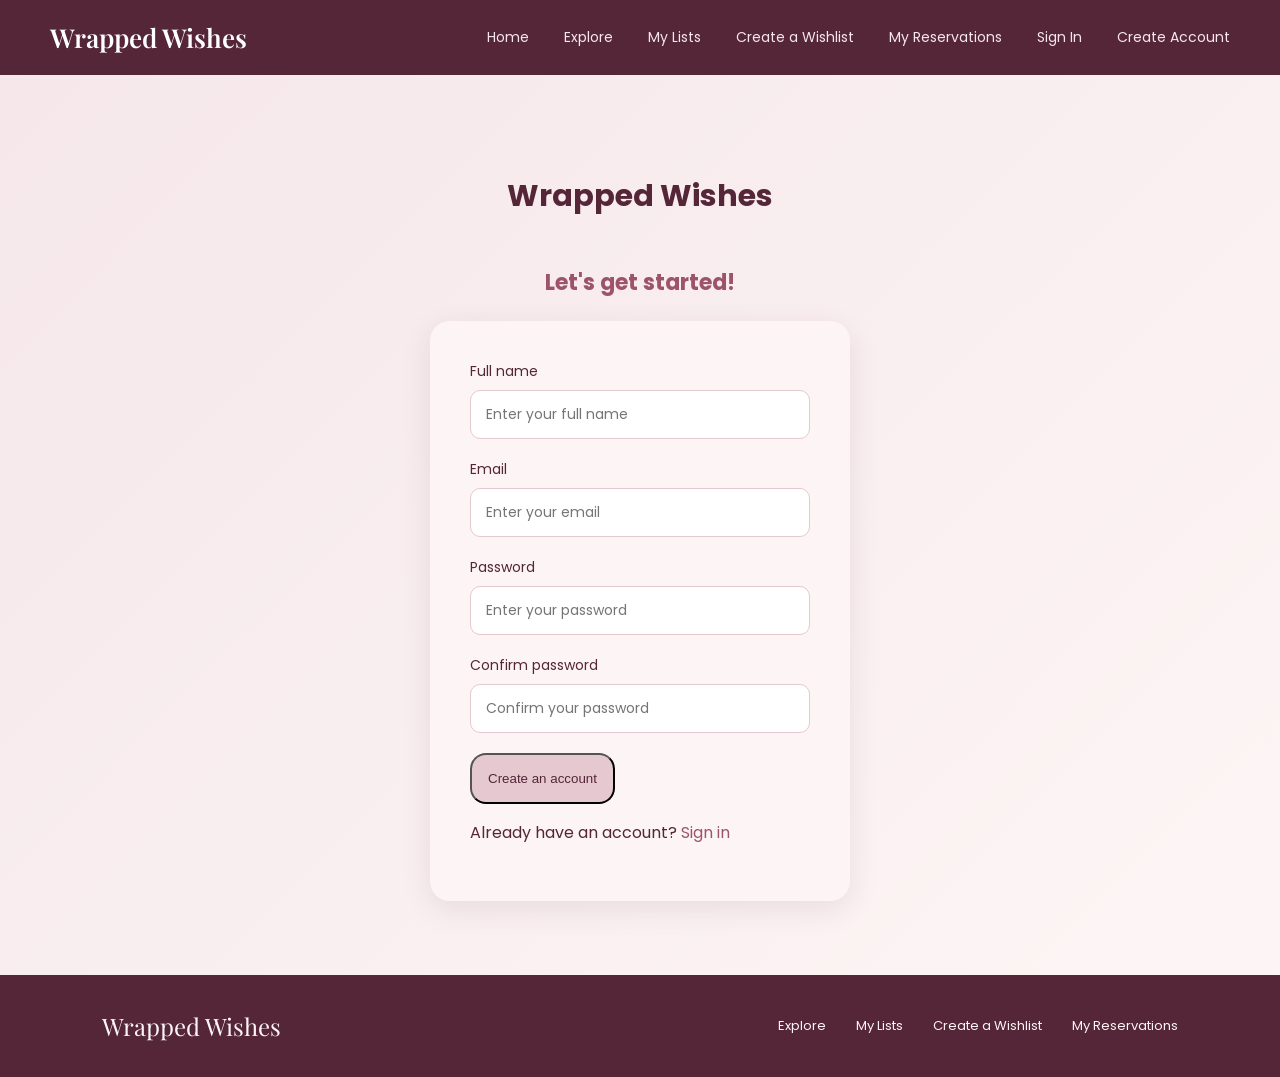
<file: create-account.html>
<!DOCTYPE html>
<html lang="en">
<head>
    <meta charset="UTF-8">
    <meta name="viewport" content="width=device-width, initial-scale=1.0">
    <title>Create an account | Wrapped Wishes</title>
    <link rel="stylesheet" href="css/style.css">
    <link rel="preconnect" href="https://fonts.googleapis.com">
<link rel="preconnect" href="https://fonts.gstatic.com" crossorigin>
<link href="https://fonts.googleapis.com/css2?family=Playfair+Display:ital,wght@0,400..900;1,400..900&display=swap" rel="stylesheet">
<link rel="preconnect" href="https://fonts.googleapis.com">
<link rel="preconnect" href="https://fonts.gstatic.com" crossorigin>
<link href="https://fonts.googleapis.com/css2?family=Playfair+Display:ital,wght@0,400..900;1,400..900&family=Poppins:ital,wght@0,100;0,200;0,300;0,400;0,500;0,600;0,700;0,800;0,900;1,100;1,200;1,300;1,400;1,500;1,600;1,700;1,800;1,900&display=swap" rel="stylesheet">
</head>
<body>

<nav>
  <a class="logo" href="index.html">Wrapped Wishes</a>

  <div class="nav-links">
    <a href="index.html">Home</a>
    <a href="explore.html">Explore</a>
    <a href="dashboard.html">My Lists</a>
    <a href="create-wishlist.html">Create a Wishlist</a>
    <a href="reservations.html">My Reservations</a>
    <a href="sign-in.html">Sign In</a>
    <a href="create-account.html">Create Account</a>
  </div>
</nav>

    <main class="sign-up">

    <h2>Wrapped Wishes</h2>

    <h3>Let's get started!</h3>

    <form id="create-account-form">

        <label for="name">Full name</label>
        <input 
            type="text" 
            id="name" 
            name="name"
            placeholder="Enter your full name" 
            required
        >
      

        <label for="email">Email</label>
        <input 
            type="email" 
            id="email" 
            name="email"
            placeholder="Enter your email" 
            required
        >
        
        <label for="password">Password</label>
        <input 
            type="password" 
            id="password" 
            name="password"
            placeholder="Enter your password" 
            required
        >
        

        <label for="confirm-password">Confirm password</label>
        <input 
            type="password" 
            id="confirm-password" 
            name="confirm-password"
            placeholder="Confirm your password" 
            required
        >
        

        <button class="create" type="submit">Create an account</button>

        <p>Already have an account? 
            <a class="signin" href="sign-in.html">Sign in</a>
        </p>

    </form>
    </main>

<footer>
  <a class="logo" href="index.html">Wrapped Wishes</a>

  <div class="footer-links">
    <a href="explore.html">Explore</a>
    <a href="dashboard.html">My Lists</a>
    <a href="create-wishlist.html">Create a Wishlist</a>
    <a href="reservations.html">My Reservations</a>
  </div>
</footer>


    <script src="js/create-account.js"></script>

</body>
</html>
</file>
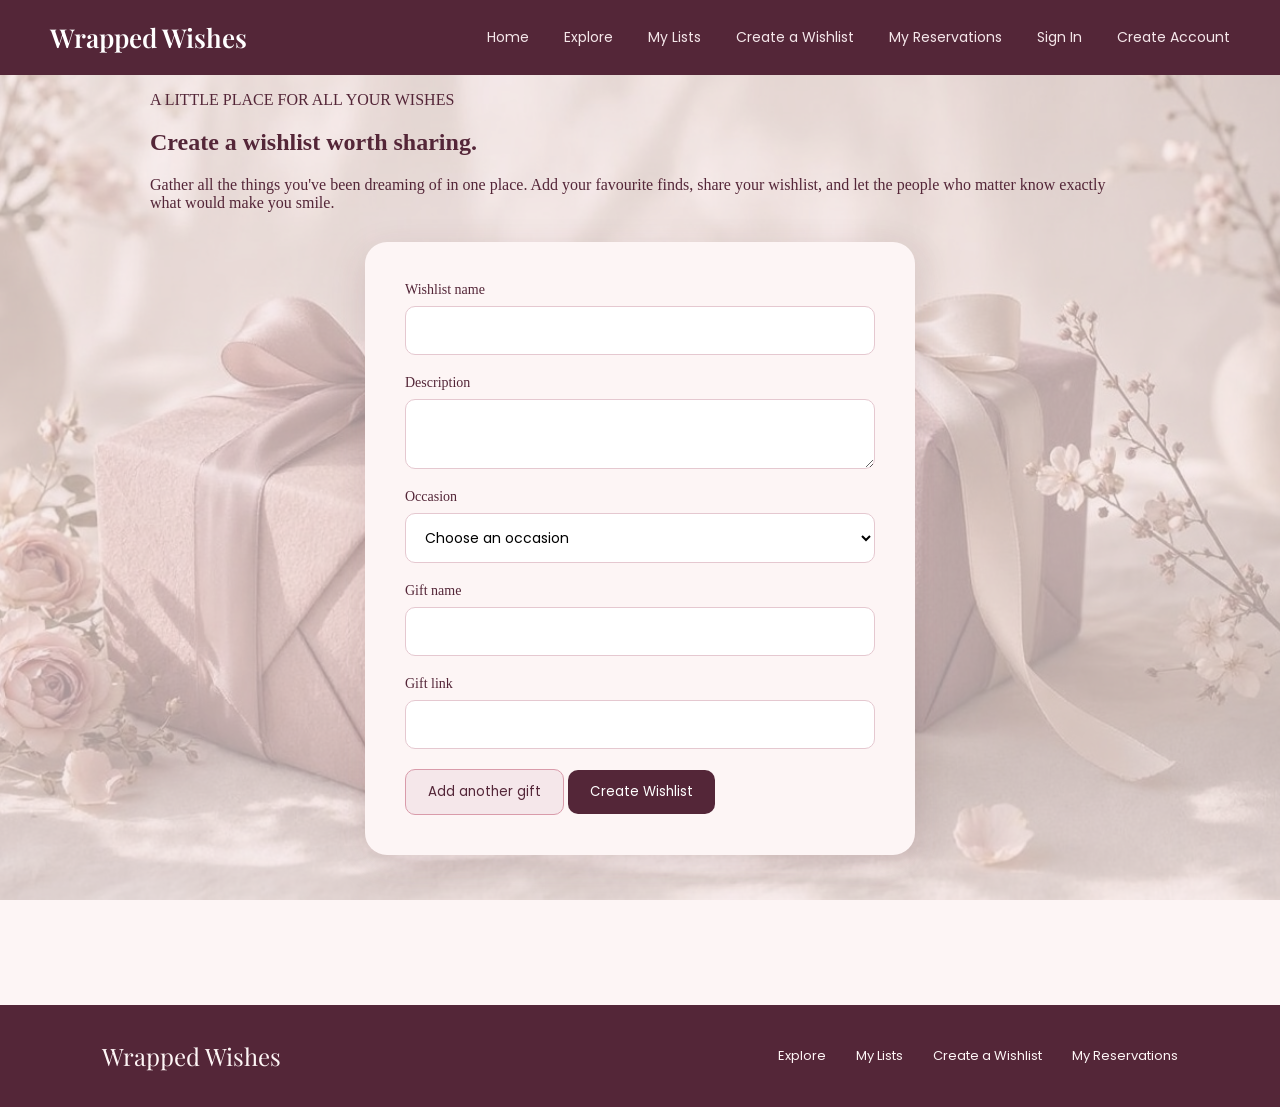
<file: create-wishlist.html>
<!doctype html>
<html lang="en">
  <head>
    <meta charset="UTF-8" />
    <meta name="viewport" content="width=device-width, initial-scale=1.0" />
    <title>Create a Wishlist | Wrapped Wishes</title>
    <link rel="stylesheet" href="css/style.css" />
    <link rel="preconnect" href="https://fonts.googleapis.com">
<link rel="preconnect" href="https://fonts.gstatic.com" crossorigin>
<link href="https://fonts.googleapis.com/css2?family=Playfair+Display:ital,wght@0,400..900;1,400..900&display=swap" rel="stylesheet">
<link rel="preconnect" href="https://fonts.googleapis.com">
<link rel="preconnect" href="https://fonts.gstatic.com" crossorigin>
<link href="https://fonts.googleapis.com/css2?family=Playfair+Display:ital,wght@0,400..900;1,400..900&family=Poppins:ital,wght@0,100;0,200;0,300;0,400;0,500;0,600;0,700;0,800;0,900;1,100;1,200;1,300;1,400;1,500;1,600;1,700;1,800;1,900&display=swap" rel="stylesheet">
  </head>



  <body class="wishlist-body">
    <nav>
  <a class="logo" href="index.html">Wrapped Wishes</a>

  <div class="nav-links">
    <a href="index.html">Home</a>
    <a href="explore.html">Explore</a>
    <a href="dashboard.html">My Lists</a>
    <a href="create-wishlist.html">Create a Wishlist</a>
    <a href="reservations.html">My Reservations</a>
    <a href="sign-in.html">Sign In</a>
    <a href="create-account.html">Create Account</a>
  </div>
</nav>
    <main>
      <section class="create-wish">
        <p>A LITTLE PLACE FOR ALL YOUR WISHES</p>
        <h1>Create a wishlist worth sharing.</h1>
        <p>
          Gather all the things you've been dreaming of in one place. Add your
          favourite finds, share your wishlist, and let the people who matter
          know exactly what would make you smile.
        </p>
     
<form id="wishlist-form">

    <label for="wishlist-name">Wishlist name</label>
    <input type="text" id="wishlist-name" required>

    <label for="wishlist-description">Description</label>
    <textarea id="wishlist-description"></textarea>

    <label for="occasion">Occasion</label>
    <select id="occasion" required>
        <option value="">Choose an occasion</option>
        <option value="Birthday">Birthday</option>
        <option value="Wedding">Wedding</option>
        <option value="Graduation">Graduation</option>
        <option value="Anniversary">Anniversary</option>
        <option value="Other">Other</option>
    </select>
    <div class="gift-container">
    <label for="item-name">Gift name</label>
    <input class="gift-name" type="text" id="item-name" required>

    <label for="item-link">Gift link</label>
    <input class="gift-link" type="url" id="item-link">
    </div>
    <button class="add-btn" type="button" id="add-button">Add another gift</button>

    <button class="create-btn" type="submit">Create Wishlist</button>

</form>

      </section>
    </main>

<footer>
  <a class="logo" href="index.html">Wrapped Wishes</a>

  <div class="footer-links">
    <a href="explore.html">Explore</a>
    <a href="dashboard.html">My Lists</a>
    <a href="create-wishlist.html">Create a Wishlist</a>
    <a href="reservations.html">My Reservations</a>
  </div>
</footer>

    <script src="js/wishlist.js"></script>
  </body>
</html>
</file>
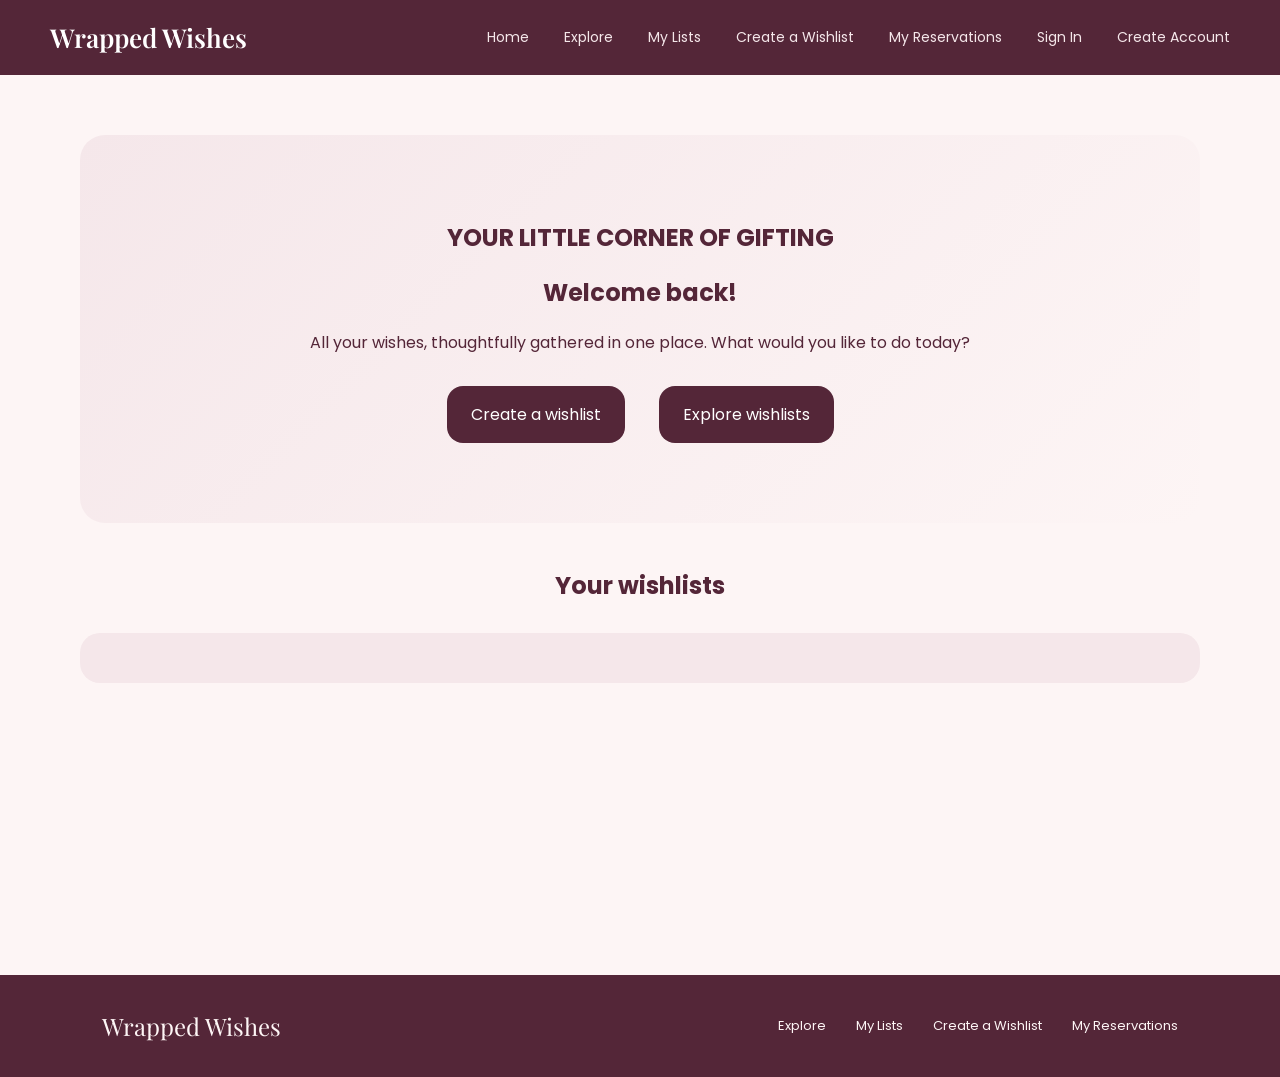
<file: dashboard.html>
<!doctype html>
<html lang="en">
  <head>
    <meta charset="UTF-8" />
    <meta name="viewport" content="width=device-width, initial-scale=1.0" />
    <title>Dashboard</title>
    <link rel="stylesheet" href="css/style.css" />
    <link rel="preconnect" href="https://fonts.googleapis.com">
<link rel="preconnect" href="https://fonts.gstatic.com" crossorigin>
<link href="https://fonts.googleapis.com/css2?family=Playfair+Display:ital,wght@0,400..900;1,400..900&display=swap" rel="stylesheet">
<link rel="preconnect" href="https://fonts.googleapis.com">
<link rel="preconnect" href="https://fonts.gstatic.com" crossorigin>
<link href="https://fonts.googleapis.com/css2?family=Playfair+Display:ital,wght@0,400..900;1,400..900&family=Poppins:ital,wght@0,100;0,200;0,300;0,400;0,500;0,600;0,700;0,800;0,900;1,100;1,200;1,300;1,400;1,500;1,600;1,700;1,800;1,900&display=swap" rel="stylesheet">
  </head>
  <body>

<nav>
  <a class="logo" href="index.html">Wrapped Wishes</a>

  <div class="nav-links">
    <a href="index.html">Home</a>
    <a href="explore.html">Explore</a>
    <a href="dashboard.html">My Lists</a>
    <a href="create-wishlist.html">Create a Wishlist</a>
    <a href="reservations.html">My Reservations</a>
    <a href="sign-in.html">Sign In</a>
    <a href="create-account.html">Create Account</a>
  </div>
</nav>

    <main class="dashboard">
      <section class="dashboard-hero" id="dash-intro">
        <h1>YOUR LITTLE CORNER OF GIFTING</h1>
        <h2>Welcome back!</h2>
        <p>
          All your wishes, thoughtfully gathered in one place. What would you
          like to do today?
        </p>
     
        <a class="dash-links" href="create-wishlist.html">Create a wishlist</a>
        <a class="dash-links" href="explore.html">Explore wishlists</a>
      </section>
      <section>
        <h2>Your wishlists</h2>
        <div id="wishlist-container"></div>
      
      </section>
    </main>

<footer>
  <a class="logo" href="index.html">Wrapped Wishes</a>

  <div class="footer-links">
    <a href="explore.html">Explore</a>
    <a href="dashboard.html">My Lists</a>
    <a href="create-wishlist.html">Create a Wishlist</a>
    <a href="reservations.html">My Reservations</a>
  </div>
</footer>

    <script src="js/dashboard.js"></script>
  </body>
</html>
</file>
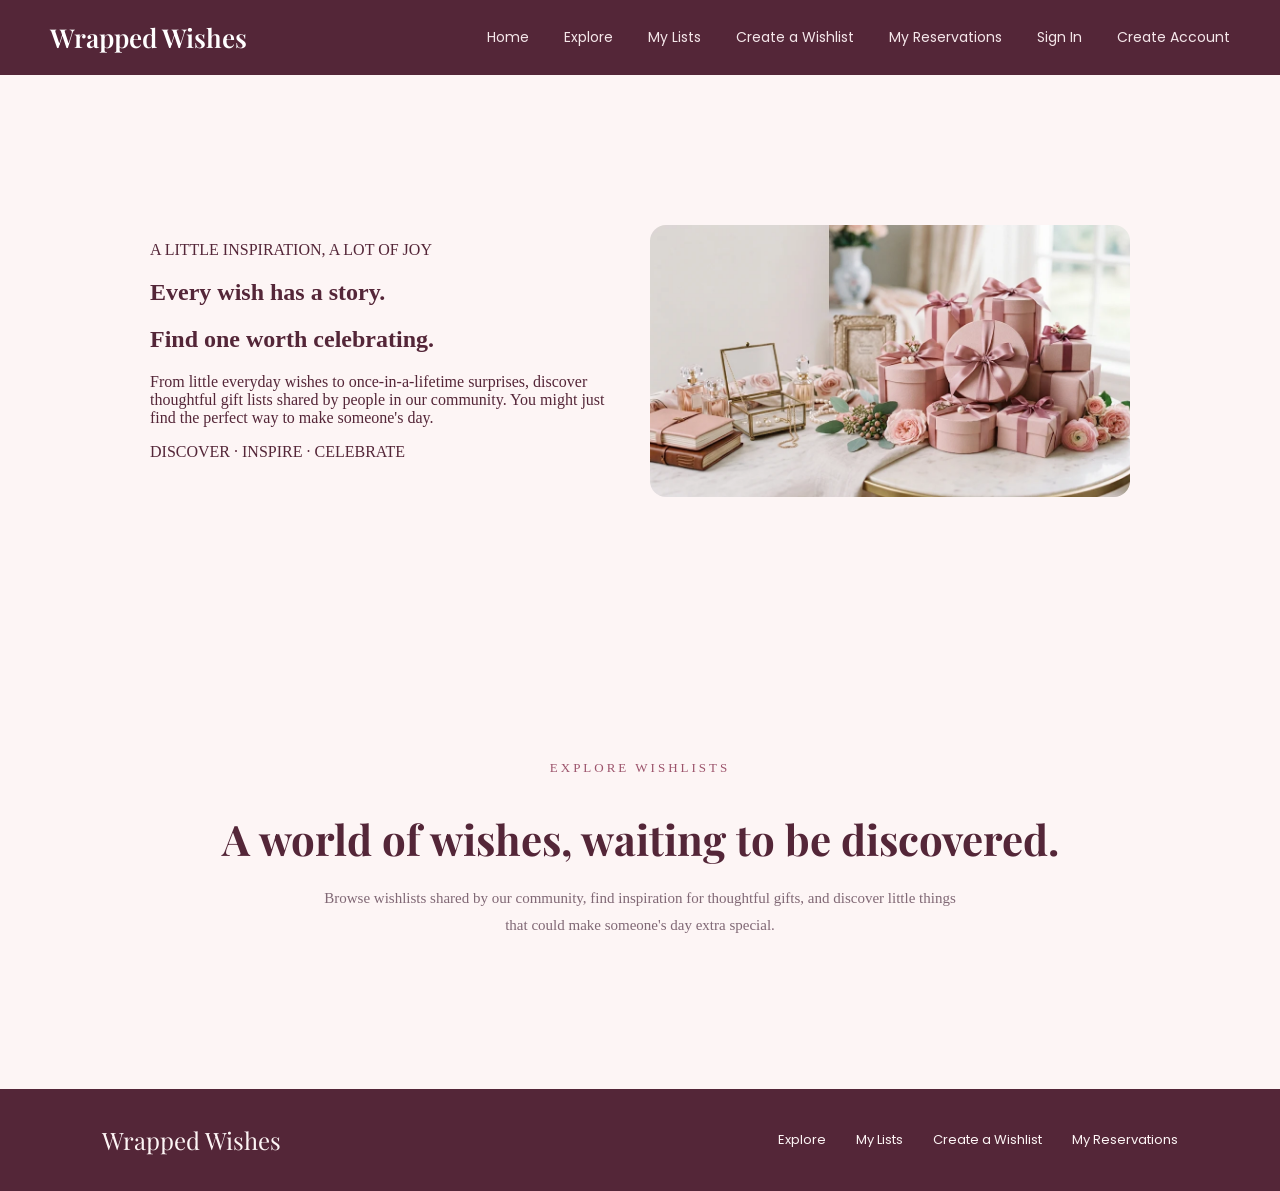
<file: explore.html>
<!doctype html>
<html lang="en">
  <head>
    <meta charset="UTF-8" />
    <meta name="viewport" content="width=device-width, initial-scale=1.0" />
    <title>Explore | Wrapped Wishes</title>
    <link rel="stylesheet" href="css/style.css" />
    <link rel="preconnect" href="https://fonts.googleapis.com">
<link rel="preconnect" href="https://fonts.gstatic.com" crossorigin>
<link href="https://fonts.googleapis.com/css2?family=Playfair+Display:ital,wght@0,400..900;1,400..900&display=swap" rel="stylesheet">
<link rel="preconnect" href="https://fonts.googleapis.com">
<link rel="preconnect" href="https://fonts.gstatic.com" crossorigin>
<link href="https://fonts.googleapis.com/css2?family=Playfair+Display:ital,wght@0,400..900;1,400..900&family=Poppins:ital,wght@0,100;0,200;0,300;0,400;0,500;0,600;0,700;0,800;0,900;1,100;1,200;1,300;1,400;1,500;1,600;1,700;1,800;1,900&display=swap" rel="stylesheet">
  </head>
  <body>
   
<nav>
  <a class="logo" href="index.html">Wrapped Wishes</a>

  <div class="nav-links">
    <a href="index.html">Home</a>
    <a href="explore.html">Explore</a>
    <a href="dashboard.html">My Lists</a>
    <a href="create-wishlist.html">Create a Wishlist</a>
    <a href="reservations.html">My Reservations</a>
    <a href="sign-in.html">Sign In</a>
    <a href="create-account.html">Create Account</a>
  </div>
</nav>

    <main>
      <section class="explore-hero">
        <div class="explore-intro">
          <p>A LITTLE INSPIRATION, A LOT OF JOY</p>
          <h1>Every wish has a story.</h1>
          <h2>Find one worth celebrating.</h2>
          <p>
            From little everyday wishes to once-in-a-lifetime surprises,
            discover thoughtful gift lists shared by people in our community.
            You might just find the perfect way to make someone's day.
          </p>
          <p>DISCOVER · INSPIRE · CELEBRATE</p>
        </div>
        <div class="explore-image"><img src="images/explore-hero.webp" alt="gift boxes" /></div>
      </section>
      <section class="explore-section">
        <h3>EXPLORE WISHLISTS</h3>
        <h2>A world of wishes, waiting to be discovered.</h2>
        <p>
          Browse wishlists shared by our community, find inspiration for
          thoughtful gifts, and discover little things that could make someone's
          day extra special.
        </p>
        <div id="explore-container"></div>
      </section>
    </main>

<footer>
  <a class="logo" href="index.html">Wrapped Wishes</a>

  <div class="footer-links">
    <a href="explore.html">Explore</a>
    <a href="dashboard.html">My Lists</a>
    <a href="create-wishlist.html">Create a Wishlist</a>
    <a href="reservations.html">My Reservations</a>
  </div>
</footer>

    <script src="js/explore.js"></script>
  </body>
</html>
</file>
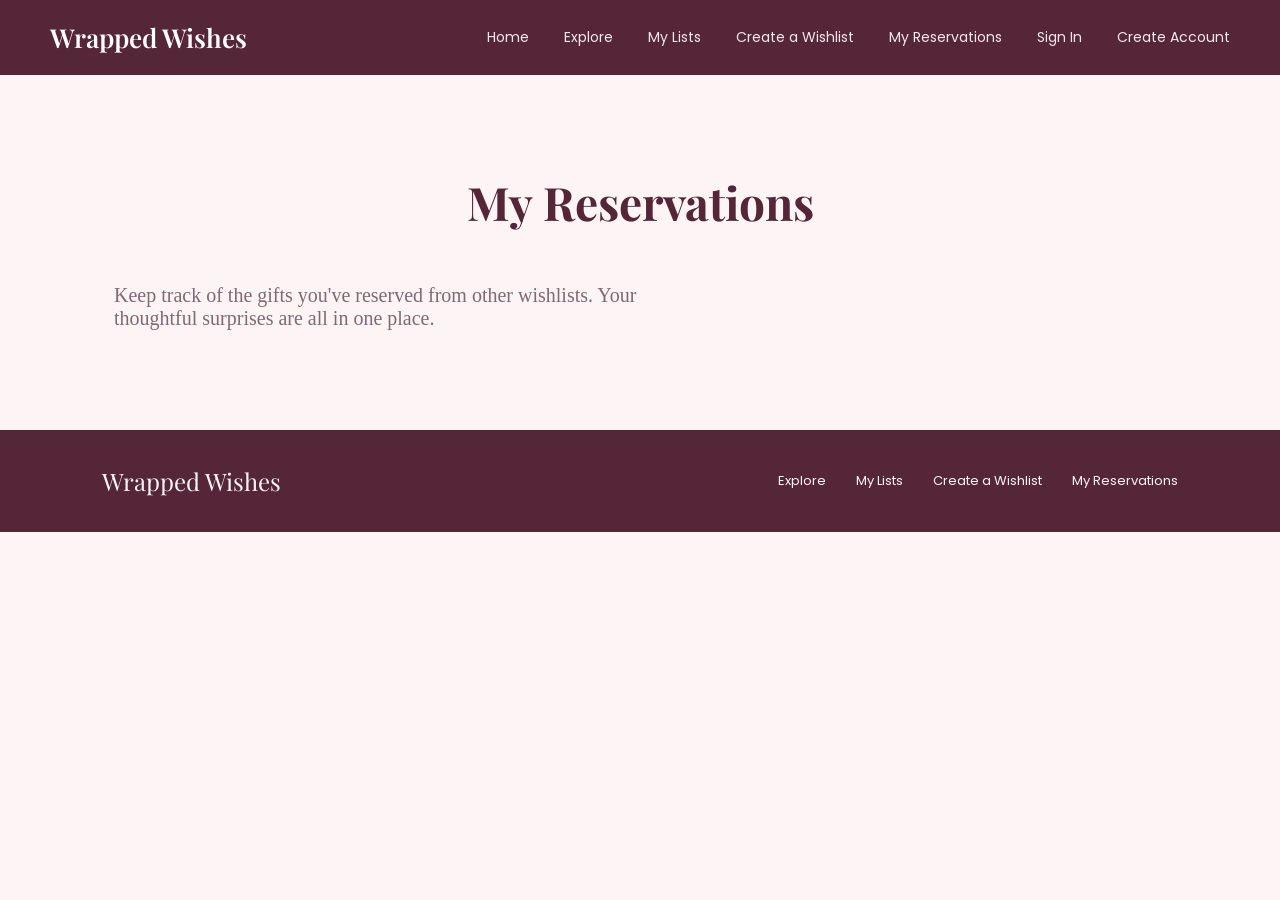
<file: reservations.html>
<!DOCTYPE html>
<html lang="en">
<head>
    <meta charset="UTF-8">
    <meta name="viewport" content="width=device-width, initial-scale=1.0">
    <title>My Reservations</title>
    <link rel="stylesheet" href="css/style.css">
    <link rel="preconnect" href="https://fonts.googleapis.com">
<link rel="preconnect" href="https://fonts.gstatic.com" crossorigin>
<link href="https://fonts.googleapis.com/css2?family=Playfair+Display:ital,wght@0,400..900;1,400..900&display=swap" rel="stylesheet">
<link rel="preconnect" href="https://fonts.googleapis.com">
<link rel="preconnect" href="https://fonts.gstatic.com" crossorigin>
<link href="https://fonts.googleapis.com/css2?family=Playfair+Display:ital,wght@0,400..900;1,400..900&family=Poppins:ital,wght@0,100;0,200;0,300;0,400;0,500;0,600;0,700;0,800;0,900;1,100;1,200;1,300;1,400;1,500;1,600;1,700;1,800;1,900&display=swap" rel="stylesheet">
</head>
<body>

<nav>
  <a class="logo" href="index.html">Wrapped Wishes</a>

  <div class="nav-links">
    <a href="index.html">Home</a>
    <a href="explore.html">Explore</a>
    <a href="dashboard.html">My Lists</a>
    <a href="create-wishlist.html">Create a Wishlist</a>
    <a href="reservations.html">My Reservations</a>
    <a href="sign-in.html">Sign In</a>
    <a href="create-account.html">Create Account</a>
  </div>
</nav>

    <main >
        <h1>My Reservations</h1>
        <section class="your-reservations">
            <p>Keep track of the gifts you've reserved from other wishlists. Your thoughtful surprises are all in one place.</p>
        </section>
</main>

<footer>
  <a class="logo" href="index.html">Wrapped Wishes</a>

  <div class="footer-links">
    <a href="explore.html">Explore</a>
    <a href="dashboard.html">My Lists</a>
    <a href="create-wishlist.html">Create a Wishlist</a>
    <a href="reservations.html">My Reservations</a>
  </div>
</footer>

    <script src="js/reservations.js"></script>
</body>
</html>
</file>
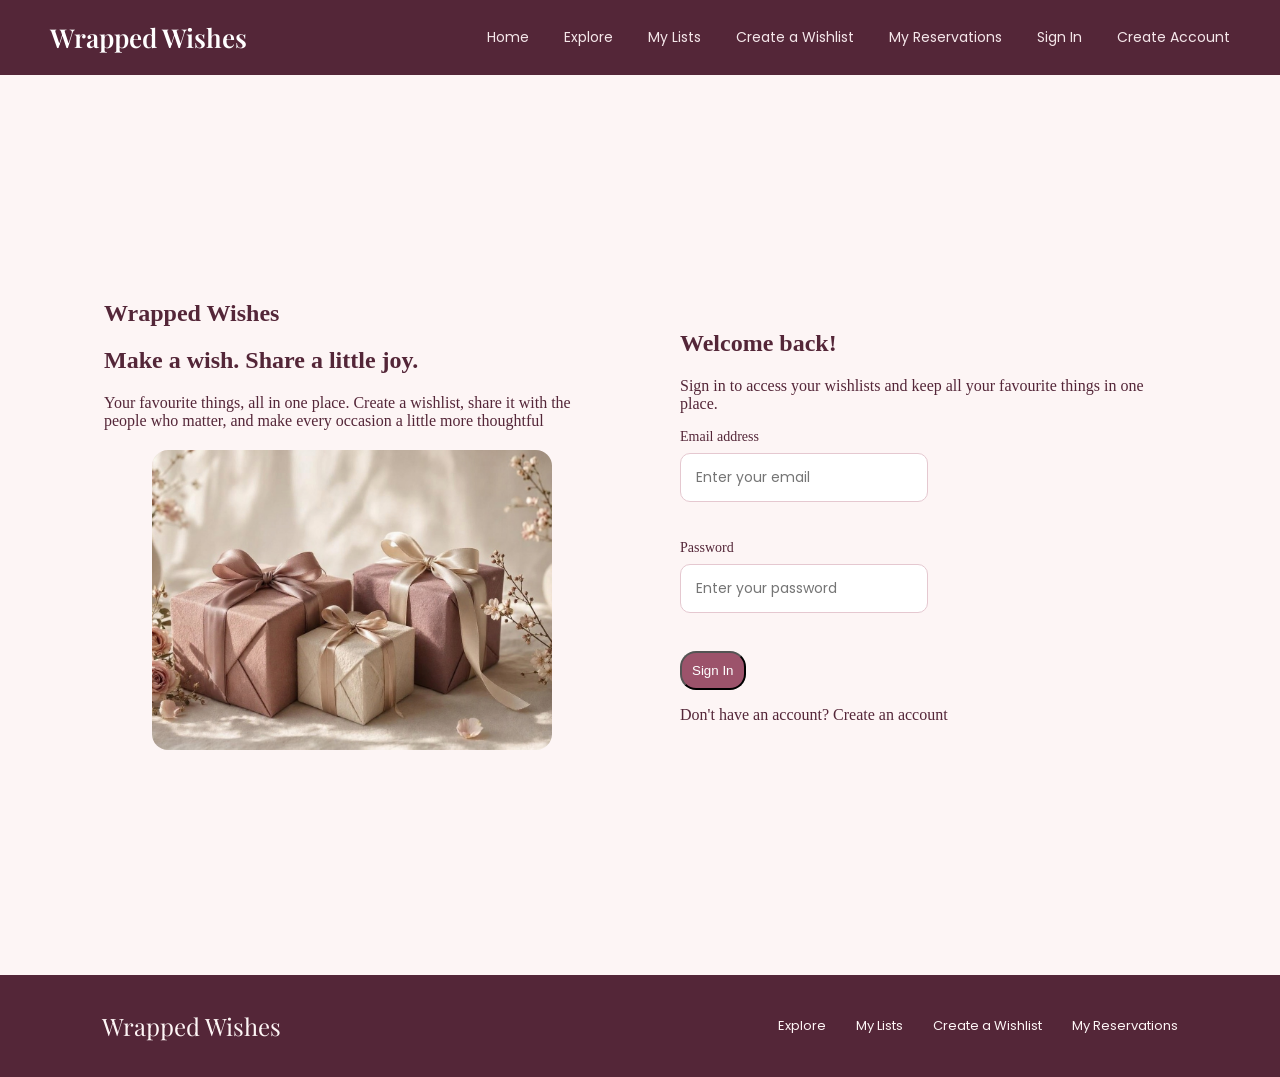
<file: sign-in.html>
<!doctype html>
<html lang="en">
  <head>
    <meta charset="UTF-8" />
    <meta name="viewport" content="width=device-width, initial-scale=1.0" />
    <title>Sign In | Wrapped Wishes</title>
    <link rel="stylesheet" href="css/style.css" />
    <link rel="preconnect" href="https://fonts.googleapis.com">
<link rel="preconnect" href="https://fonts.gstatic.com" crossorigin>
<link href="https://fonts.googleapis.com/css2?family=Playfair+Display:ital,wght@0,400..900;1,400..900&display=swap" rel="stylesheet">
<link rel="preconnect" href="https://fonts.googleapis.com">
<link rel="preconnect" href="https://fonts.gstatic.com" crossorigin>
<link href="https://fonts.googleapis.com/css2?family=Playfair+Display:ital,wght@0,400..900;1,400..900&family=Poppins:ital,wght@0,100;0,200;0,300;0,400;0,500;0,600;0,700;0,800;0,900;1,100;1,200;1,300;1,400;1,500;1,600;1,700;1,800;1,900&display=swap" rel="stylesheet">
  </head>
  <body>

<nav>
  <a class="logo" href="index.html">Wrapped Wishes</a>

  <div class="nav-links">
    <a href="index.html">Home</a>
    <a href="explore.html">Explore</a>
    <a href="dashboard.html">My Lists</a>
    <a href="create-wishlist.html">Create a Wishlist</a>
    <a href="reservations.html">My Reservations</a>
    <a href="sign-in.html">Sign In</a>
    <a href="create-account.html">Create Account</a>
  </div>
</nav>

    <main class="container">
      <section class="left">
        <h2>Wrapped Wishes</h2>
        <h1>Make a wish. Share a little joy.</h1>
        <p>
          Your favourite things, all in one place. Create a wishlist, share it
          with the people who matter, and make every occasion a little more
          thoughtful
        </p>
        <img src="images/left-panel.jpg" alt="giftboxes" />
        
      </section>
      <section class="right">

    <form class="login" id="login-form">

        <h2>Welcome back!</h2>

        <p>
            Sign in to access your wishlists and keep all your
            favourite things in one place.
        </p>

        <label for="email">Email address</label>
        <input type="email" id="email" name="email"
            placeholder="Enter your email" required>
            <br>

        <label for="password">Password</label>
        <input type="password" id="password" name="password"
            placeholder="Enter your password" required>
            <br>

        <button class="login-btn" type="submit" id="login-btn">Sign In</button>
        

        <p>
            Don't have an account?
            <a class="account" href="create-account.html" id="show-signup">Create an account</a>
        </p>

    </form>

</section>
    </main>

<footer>
  <a class="logo" href="index.html">Wrapped Wishes</a>

  <div class="footer-links">
    <a href="explore.html">Explore</a>
    <a href="dashboard.html">My Lists</a>
    <a href="create-wishlist.html">Create a Wishlist</a>
    <a href="reservations.html">My Reservations</a>
  </div>
</footer>

    <script src="js/signin.js"></script>
  </body>
</html>
</file>
<file: css/style.css>
:root {
  --soft-blush: #f5e7ea;
  --dusty-rose: #d99baa;
  --berry: #9c536b;
  --deep-plum: #542638;
  --porcelain: #fdf5f5;
}
body {
  margin: 0;
  background-color: var(--porcelain);
  color: var(--deep-plum);
}
nav {
  background-color: var(--deep-plum);
  display: flex;
  justify-content: space-between;
  align-items: center;
  padding: 20px 50px;
  margin: 0;
}
nav a {
  color: var(--soft-blush);
  text-decoration: none;
  font-family: "Poppins", sans-serif;
  font-size: 14px;
}
nav a:hover {
  color: var(--berry);
}
nav a.logo {
  color: #ffffff;
  font-family: "Playfair Display", serif;
  font-size: 26px;
  font-weight: 600;
}

.nav-links {
  display: flex;
  gap: 35px;
  align-items: center;
}
.hero {
  background-image: url("../images/hero image.jpg");
  min-height: 400px;
  background-size: cover;
  background-position: center;
  display: flex;
  justify-content: center;
  align-items: center;
  padding: 40px;
  margin: 20px;
  border-radius: 16px;
}
.hero-content {
  text-align: center;
  max-width: 600px;
  margin: 0 auto;
  text-align: center;
  background: rgba(253, 245, 245, 0.65);
  backdrop-filter: blur(10px);
  border-radius: 16px;
  padding: 15px;
}
.hero-buttons {
  display: flex;
  justify-content: center;
  gap: 15px;
}

.hero-buttons a {
  background-color: var(--berry);
  color: white;
  text-decoration: none;
  padding: 12px 25px;
  border-radius: 30px;
}
.hero-buttons a:hover {
  background-color: #542638;
  transition: all 0.3s ease;
  transform: translateY(-3px);
}
.how-it-works {
  padding: 70px 50px;
  text-align: center;
}
.cards {
  display: flex;
  justify-content: space-between;
  max-width: fit-content;
  gap: 50px;
}
.step-card {
  background-color: var(--soft-blush);
  border-radius: 16px;
  padding: 16px;
}
.wishes-card {
  background-color: var(--soft-blush);
  border-radius: 16px;
  padding: 16px;
}
.share-card {
  background-color: var(--soft-blush);
  border-radius: 16px;
  padding: 16px;
}
.why-us {
  display: grid;
  gap: 50px;
  grid-template-columns: 1fr 1fr;
  align-items: center;
}
.why-image img {
  max-height: 450px;
  height: 450px;
  border-radius: 16px;
  display: block;
  margin-left: auto;
  margin-right: auto;
}
.CTA {
  text-align: center;
  margin-top: 30px;
}

.CTA a {
  display: inline-block;
  background-color: var(--berry);
  color: white;
  text-decoration: none;
  padding: 12px 25px;
  border-radius: 30px;
}

.CTA a:hover {
  background-color: #542638;
  transition: all 0.3s ease;
  transform: translateY(-3px);
}

footer {
  display: flex;
  justify-content: space-between;
  align-items: center;
  padding: 35px 8%;
  background-color: var(--deep-plum);
  gap: 30px;
}

footer .logo {
  font-family: "Playfair Display", serif;
  font-size: 24px;
  color: var(--porcelain);
  text-decoration: none;
}

.footer-links {
  display: flex;
  align-items: center;
  gap: 30px;
}

.footer-links a {
  color: var(--porcelain);
  text-decoration: none;
  font-family: "Poppins", sans-serif;
  font-size: 13px;
  transition: color 0.3s ease;
}

.footer-links a:hover {
  color: var(--dusty-rose);
}

.back-button {
  background-color: #542638;
  color: white;
  padding: 9px;
  border-radius: 16px;
  margin: 10px;
  text-decoration: none;
}
.container {
  display: flex;
  width: 100%;

}

.left,
.right {
  width: 50%;
  box-sizing: border-box;
  padding: 40px;
}
.left img {
  width: 100%;
  max-width: 400px;
  height: 300px;
  object-fit: cover;
  display: block;
  margin: 20px auto;
  border-radius: 16px;
}
.container {display: flex; justify-content: space-between; align-items: center; min-height: 100vh; padding: 4rem;}
.dashboard {max-width: 1200px;
  margin: 0 auto;
  padding: 60px 40px;
  min-height: 100vh;
  box-sizing: border-box;
  font-family: "Poppins", sans-serif;
  text-align: center;}
  #wishlist-container {
    display: grid;
    grid-template-columns: repeat(3, 1fr);
    gap: 25px;
    margin-top: 30px;
    align-items: stretch;
    background-color: var(--soft-blush);
padding: 25px;
border-radius: 20px;
}
.wishlist-card {
    background-color: var(--porcelain);
    padding: 25px;
    border-radius: 18px;
    box-shadow: 0 5px 20px rgba(84, 38, 56, 0.08);
    display: flex;
    flex-direction: column;
    gap: 15px;
    transition: transform 0.3s ease, box-shadow 0.3s ease;
}

.wishlist-card:hover {
    transform: translateY(-5px);
    box-shadow: 0 10px 25px rgba(84, 38, 56, 0.13);
}
.dash-links {
    background-color: var(--deep-plum);
    padding: 16px 24px;
    color: white;
    border-radius: 16px;
    margin: 15px;
    display: inline-block;
    transition: background-color 0.3s ease, transform 0.3s ease;
}

.dash-links  {
    text-decoration: none ;
    color: white;
}

.dash-links:hover {
    background-color: var(--berry);
    transform: translateY(-3px);
}
.gift-link {
    color: var(--berry);
    text-decoration: none;
    font-family: "Poppins", sans-serif;
    font-size: 14px;
    font-weight: 500;
    transition: color 0.3s ease;
}

.gift-link:hover {
    color: var(--deep-plum);
    text-decoration: underline;
}
.edit-btn {
    background-color: var(--soft-blush);
    color: var(--deep-plum);
    border: 1px solid var(--dusty-rose);
    padding: 10px 20px;
    border-radius: 10px;
    cursor: pointer;
    font-family: "Poppins", sans-serif;
    transition: 0.3s ease;
}

.edit-btn:hover {
    background-color: var(--dusty-rose);
}

.delete-btn {
    background-color: var(--deep-plum);
    color: white;
    border: none;
    padding: 10px 20px;
    border-radius: 10px;
    cursor: pointer;
    font-family: "Poppins", sans-serif;
    transition: 0.3s ease;
}

.delete-btn:hover {
    background-color: var(--berry);
}
.dashboard-hero {
    background: linear-gradient(135deg, var(--soft-blush), var(--porcelain));
    padding: 65px 45px;
    border-radius: 25px;
    margin-bottom: 45px;
    text-align: center;
}
.sign-up {
    min-height: 100vh;
    background: linear-gradient(135deg, var(--soft-blush), var(--porcelain));
    display: flex;
    flex-direction: column;
    align-items: center;
    justify-content: center;
    padding: 40px 20px;
    box-sizing: border-box;
    font-family: "Poppins", sans-serif;
}
#create-account-form {
    background-color: var(--porcelain);
    padding: 40px;
    border-radius: 20px;
    width: 100%;
    max-width: 420px;
    box-sizing: border-box;
    box-shadow: 0 8px 30px rgba(84, 38, 56, 0.10);
}
.sign-up h2 {
  font-family: "Poppins", sans-serif;
  color: #542638;
  font-size: 30px;
}
.sign-up h3 {
  color: #9c536b;
  font-size: 22px;

}
#create-account-form label {
    display: block;
    margin-bottom: 8px;
    color: var(--deep-plum);
    font-size: 14px;
}

#create-account-form input {
    display: block;
    width: 100%;
    padding: 13px 15px;
    margin-bottom: 20px;
    box-sizing: border-box;
    border: 1px solid #e5c8d0;
    border-radius: 10px;
    font-family: "Poppins", sans-serif;
    font-size: 14px;
}
.signin {
  color: #9c536b;
 text-decoration: dotted;
}
.create {
  background-color: #e5c8d0;
  color: #542638;
  padding: 16px;
  border-radius: 16px;
}
.wishlist-body {
    background-image: url("../images/left-panel.jpg");
    background-size: cover;
    background-position: center;
    background-repeat: no-repeat;
    background-attachment: fixed;
    min-height: 100vh;
    position: relative;
}
.wishlist-body::before {
    content: "";
    position: fixed;
    inset: 0;
    background-color: rgba(245, 231, 234, 0.65);
    z-index: -1;
}
.wishlist-body label {
    display: block;
    margin-bottom: 8px;
    color: var(--deep-plum);
    font-size: 14px;
}

.wishlist-body input {
    display: block;
    width: 50%;
    padding: 13px 15px;
    margin-bottom: 20px;
    box-sizing: border-box;
    border: 1px solid #e5c8d0;
    border-radius: 10px;
    font-family: "Poppins", sans-serif;
    font-size: 14px;
   justify-content: center;
}

#wishlist-form {
    background-color: var(--porcelain);
    width: 100%;
    max-width: 550px;
    padding: 40px;
    border-radius: 22px;
    box-sizing: border-box;
    box-shadow: 0 10px 35px rgba(84, 38, 56, 0.15);
    margin: 30px auto;
}
#wishlist-form input,
#wishlist-form textarea,
#wishlist-form select {
    display: block;
    width: 100%;
    padding: 13px 15px;
    margin-bottom: 20px;
    box-sizing: border-box;
    border: 1px solid #e5c8d0;
    border-radius: 10px;
    font-family: "Poppins", sans-serif;
    font-size: 14px;
    background-color: white;
}
.add-btn {
    background-color: var(--soft-blush);
    color: var(--deep-plum);
    border: 1px solid var(--dusty-rose);
}

.create-btn {
    background-color: var(--deep-plum);
    color: white;
    border: none;
}

.add-btn,
.create-btn {
    padding: 12px 22px;
    border-radius: 10px;
    font-family: "Poppins", sans-serif;
    cursor: pointer;
    transition: 0.3s ease;
}

.add-btn:hover,
.create-btn:hover {
    background-color: var(--berry);
    color: white;
}
.explore-hero {
  display: flex;
  margin: 50px;
  gap: 20px;
 
}
.explore-intro{
  flex: 1;
}
.explore-image {
  flex: 1;
  
}
.explore-image img {
  width: 100%;
  height: 100%;
  object-fit: cover;
  border-radius: 16px;
}

.explore-section {
  padding: 100px 8%;
  background-color: var(--porcelain);
  text-align: center;
}

.explore-section h3 {
  color: var(--berry);
  font-size: 13px;
  letter-spacing: 3px;
  font-weight: 500;
  margin-bottom: 18px;
}

.explore-section h2 {
  font-family: "Playfair Display", serif;
  color: var(--deep-plum);
  font-size: 42px;
  margin-bottom: 18px;
}

.explore-section > p {
  color: #806875;
  font-size: 15px;
  line-height: 1.8;
  max-width: 650px;
  margin: 0 auto 45px;
}

#explore-container {
  display: grid;
  grid-template-columns: repeat(3, 1fr);
  gap: 28px;
  margin-top: 50px;
  text-align: left;
}

.wishlist-card {
  background: rgba(255, 255, 255, 0.85);
  border: 1px solid #EAD5DC;
  border-radius: 18px;
  padding: 30px;
  box-shadow: 0 8px 25px rgba(84, 38, 56, 0.06);
  display: flex;
  flex-direction: column;
  gap: 20px;
  color: var(--deep-plum);
  font-family: "Poppins", sans-serif;
  line-height: 1.9;
  transition: transform 0.3s ease, box-shadow 0.3s ease;
}

.wishlist-card:hover {
  transform: translateY(-7px);
  box-shadow: 0 15px 35px rgba(84, 38, 56, 0.12);
}

.wishlist-card button {
  background: var(--berry);
  color: white;
  border: none;
  padding: 13px 22px;
  border-radius: 30px;
  font-family: "Poppins", sans-serif;
  font-size: 13px;
  cursor: pointer;
  transition: background 0.3s ease;
}

.wishlist-card button:hover {
  background: var(--deep-plum);
}

.wishlist-card button:disabled {
  background: #EAD5DC;
  color: #806875;
  cursor: not-allowed;
}

.your-reservations {
  max-width: 1100px;
  margin: 0 auto;
  padding: 0 24px 80px;
}

.your-reservations p {
  color: #806875;
  font-size: 20px;
  
  max-width: 600px;
  
  
}

main > h1 {
  font-family: "Playfair Display", serif;
  color: var(--deep-plum);
  font-size: 46px;
  text-align: center;
  padding-top: 65px;
  background: var(--porcelain);
}

.reservation-card {
  background: rgba(255, 255, 255, 0.85);
  border: 1px solid #EAD5DC;
  border-radius: 18px;
  padding: 30px;
  box-shadow: 0 8px 25px rgba(84, 38, 56, 0.06);
  color: var(--deep-plum);
  font-family: "Poppins", sans-serif;
  font-size: 14px;
  line-height: 2;
  white-space: pre-line;
  transition: transform 0.3s ease, box-shadow 0.3s ease;
}

.reservation-card:hover {
  transform: translateY(-6px);
  box-shadow: 0 15px 35px rgba(84, 38, 56, 0.12);
}

.your-reservations {
  display: grid;
  grid-template-columns: repeat(3, 1fr);
  gap: 25px;
}

.your-reservations > p {
  grid-column: 1 / -1;
}
.login label {
    display: block;
    margin-bottom: 8px;
    color: var(--deep-plum);
    font-size: 14px;
}

.login input {
    display: block;
    width: 50%;
    padding: 13px 15px;
    margin-bottom: 20px;
    box-sizing: border-box;
    border: 1px solid #e5c8d0;
    border-radius: 10px;
    font-family: "Poppins", sans-serif;
    font-size: 14px;
   justify-content: center;
}
.login-btn {background-color: #9c536b; color: white;
padding: 10px;
border-radius: 16px;}
.account {
  color: #542638;
  text-decoration: none;
}
.account:hover {color: #d99baa;}
nav a.logo,
nav a.logo:visited,
nav a.logo:hover {
  color: #ffffff;
}
.explore-hero{margin: 150px;}
.create-wish {
  margin: 150px;
  margin-top: 0;
}


/* Responsive layouts */
*,
*::before,
*::after {
  box-sizing: border-box;
}

html {
  width: 100%;
  overflow-x: hidden;
}

body {
  width: 100%;
  min-width: 320px;
  overflow-x: hidden;
}

img {
  max-width: 100%;
}

@media (max-width: 900px) {
  nav {
    padding: 18px 24px;
    gap: 18px;
  }

  .nav-links {
    gap: 14px 20px;
    flex-wrap: wrap;
    justify-content: flex-end;
  }

  .cards {
    max-width: 100%;
    gap: 20px;
  }

  #wishlist-container,
  #explore-container,
  .your-reservations {
    grid-template-columns: repeat(2, minmax(0, 1fr));
  }

  .explore-hero {
    margin: 50px 32px;
  }

  .create-wish {
    margin: 50px 32px 0;
  }

  .container {
    padding: 2rem;
  }
}

@media (max-width: 640px) {
  nav {
    flex-direction: column;
    align-items: center;
    padding: 18px 16px;
    gap: 16px;
  }

  nav a.logo {
    font-size: 25px;
  }

  .nav-links {
    width: 100%;
    justify-content: center;
    gap: 10px 16px;
  }

  .nav-links a {
    font-size: 12px;
  }

  .hero {
    min-height: 360px;
    margin: 12px;
    padding: 18px;
  }

  .hero-content {
    width: 100%;
    padding: 22px 16px;
  }

  .hero-content h1 {
    font-size: clamp(30px, 8vw, 42px);
    line-height: 1.15;
  }

  .hero-content p {
    font-size: 14px;
    line-height: 1.7;
  }

  .hero-buttons {
    flex-direction: column;
    align-items: stretch;
    gap: 10px;
  }

  .hero-buttons a,
  .CTA a {
    text-align: center;
  }

  .how-it-works {
    padding: 48px 20px;
  }

  .cards {
    flex-direction: column;
    gap: 16px;
  }

  .step-card,
  .wishes-card,
  .share-card {
    width: 100%;
  }

  .why-us {
    grid-template-columns: 1fr;
    gap: 24px;
    padding: 20px;
  }

  .why-image img {
    width: 100%;
    height: auto;
    max-height: 340px;
    object-fit: cover;
  }

  .why-content {
    text-align: center;
  }

  .CTA {
    padding: 36px 20px;
  }

  footer {
    flex-direction: column;
    text-align: center;
    padding: 28px 20px;
    gap: 18px;
  }

  .footer-links {
    flex-wrap: wrap;
    justify-content: center;
    gap: 12px 20px;
  }

  .container {
    flex-direction: column;
    min-height: auto;
    padding: 20px;
  }

  .left,
  .right {
    width: 100%;
    padding: 20px 8px;
  }

  .left img {
    height: auto;
    max-height: 300px;
  }

  .dashboard {
    padding: 36px 18px;
  }

  .dashboard-hero {
    padding: 38px 20px;
    margin-bottom: 28px;
  }

  #wishlist-container,
  #explore-container,
  .your-reservations {
    grid-template-columns: minmax(0, 1fr);
    gap: 18px;
    padding: 18px;
  }

  .wishlist-card,
  .reservation-card {
    padding: 22px;
    min-width: 0;
    overflow-wrap: anywhere;
  }

  .explore-hero {
    flex-direction: column;
    margin: 28px 18px;
  }

  .explore-image img {
    height: auto;
    max-height: 280px;
  }

  .explore-section {
    padding: 54px 18px;
  }

  .explore-section h2,
  main > h1 {
    font-size: clamp(30px, 8vw, 38px);
  }

  main > h1 {
    padding: 38px 18px 0;
  }

  .your-reservations {
    padding: 0 18px 48px;
  }

  .your-reservations p {
    font-size: 16px;
  }

  .create-wish {
    margin: 24px 16px 0;
  }

  #wishlist-form,
  #create-account-form {
    width: 100%;
    padding: 26px 20px;
    margin: 20px auto;
  }

  .wishlist-body input,
  .login input {
    width: 100%;
  }

  .sign-up {
    padding: 28px 16px;
  }

  .sign-up h2 {
    font-size: 26px;
    text-align: center;
  }

  .sign-up h3 {
    font-size: 19px;
    text-align: center;
  }

  .back-button {
    display: inline-block;
  }

  button,
  input,
  select,
  textarea {
    max-width: 100%;
  }
}

@media (max-width: 380px) {
  .nav-links {
    gap: 9px 12px;
  }

  .nav-links a {
    font-size: 11px;
  }

  .hero {
    min-height: 330px;
    padding: 12px;
  }

  .hero-buttons a {
    padding: 12px 16px;
  }

  #wishlist-container,
  #explore-container,
  .your-reservations {
    padding: 12px;
  }
}
</file>
